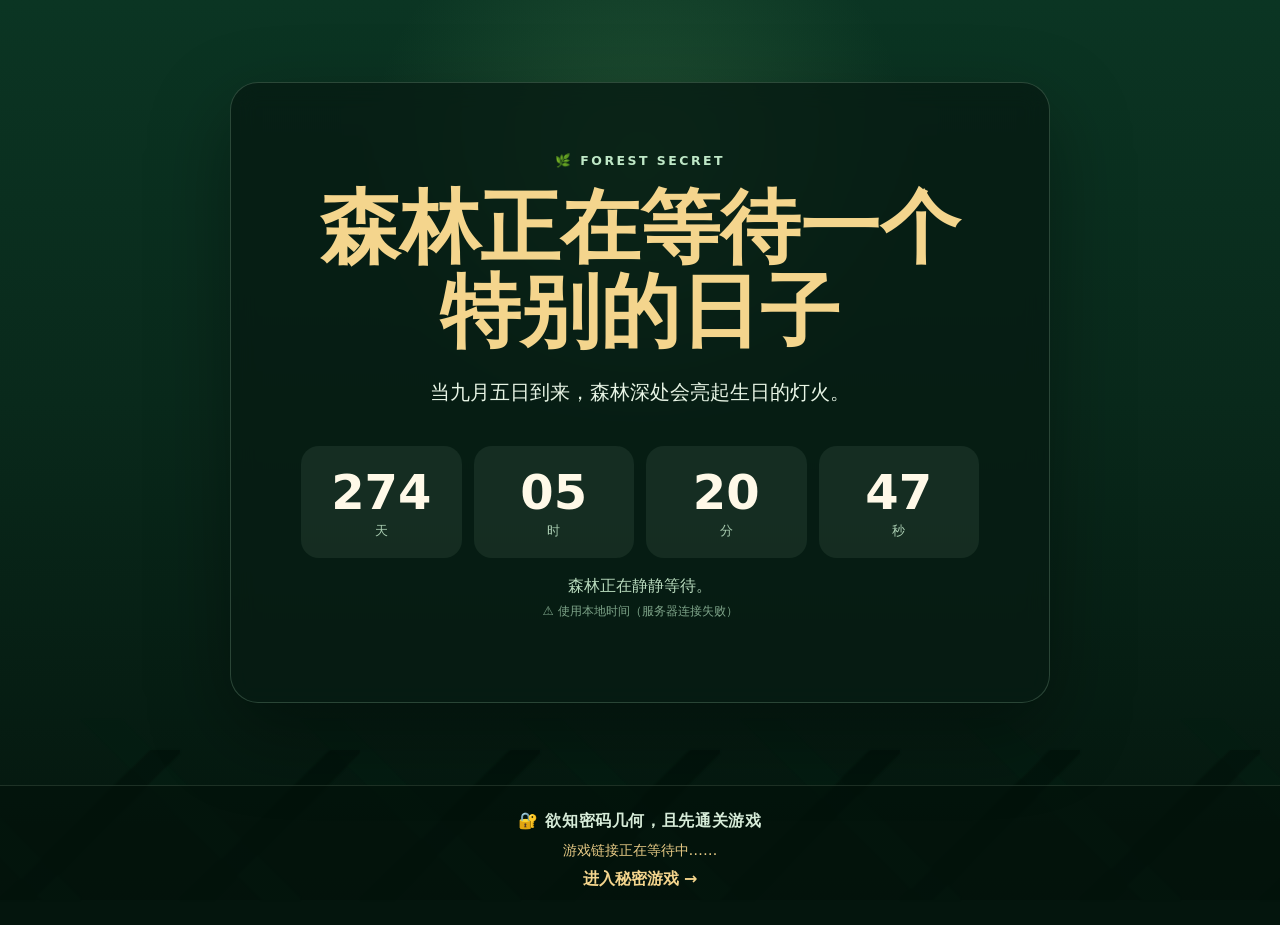
<file: index.html>
<!doctype html>
<html lang="zh-CN">
<head>
  <meta charset="utf-8">
  <meta name="viewport" content="width=device-width, initial-scale=1">
  <title>森林里的生日秘密</title>
  <link rel="stylesheet" href="style.css">
</head>
<body>
  <div class="forest-bg"></div>

  <main class="scene">
    <section id="countdownScreen" class="card">
      <div class="badge">🌿 FOREST SECRET</div>
      <h1>森林正在等待一个特别的日子</h1>
      <p class="lead">当九月五日到来，森林深处会亮起生日的灯火。</p>

      <div class="countdown" aria-live="polite">
        <div><strong id="days">--</strong><span>天</span></div>
        <div><strong id="hours">--</strong><span>时</span></div>
        <div><strong id="minutes">--</strong><span>分</span></div>
        <div><strong id="seconds">--</strong><span>秒</span></div>
      </div>

      <p id="status" class="status">正在等待时间服务器……</p>
      <p id="apiStatus" class="api-status">正在连接网络时间服务</p>

      <!-- 删除调试功能时：把下面这个 button 整行删除即可 -->
      <!-- <button id="debugBtn" class="debug-btn" type="button">
        调试：立即进入生日画面
      </button> -->
    </section>

    <section id="birthdayScreen" class="card birthday hidden">
      <div class="fireflies" aria-hidden="true">✦　·　✧　　·　✦　·　✧</div>
      <div class="badge">🎂 HAPPY BIRTHDAY</div>
      <h1>生日快乐！</h1>
      <p class="hero-text">
        愿你走过的每一片森林，都有阳光、微风与藏在树叶间的惊喜。
      </p>
      <div class="lantern">🎂</div>
      <p>今天，森林为你亮起灯火。</p>

      <!-- 删除调试功能时：这个 button 也一起删除 -->
      <!-- <button id="backBtn" class="debug-btn" type="button">
        返回倒计时（调试）
      </button> -->
    </section>
  </main>

  <footer id="secretFooter">
    <div class="secret-hint">
      <span class="secret-title">🔐 欲知密码几何，且先通关游戏</span>
      <span class="secret-loading">
        游戏链接正在等待中……
      </span>
      <!-- 生日当天 JS 才会移除 hidden，让链接出现 -->
      <a id="secretLink" class="secret-link hidden" href="game.html">
        进入秘密游戏 →
      </a>
    </div>
  </footer>

  <script src="script.js"></script>
</body>
</html>
</file>
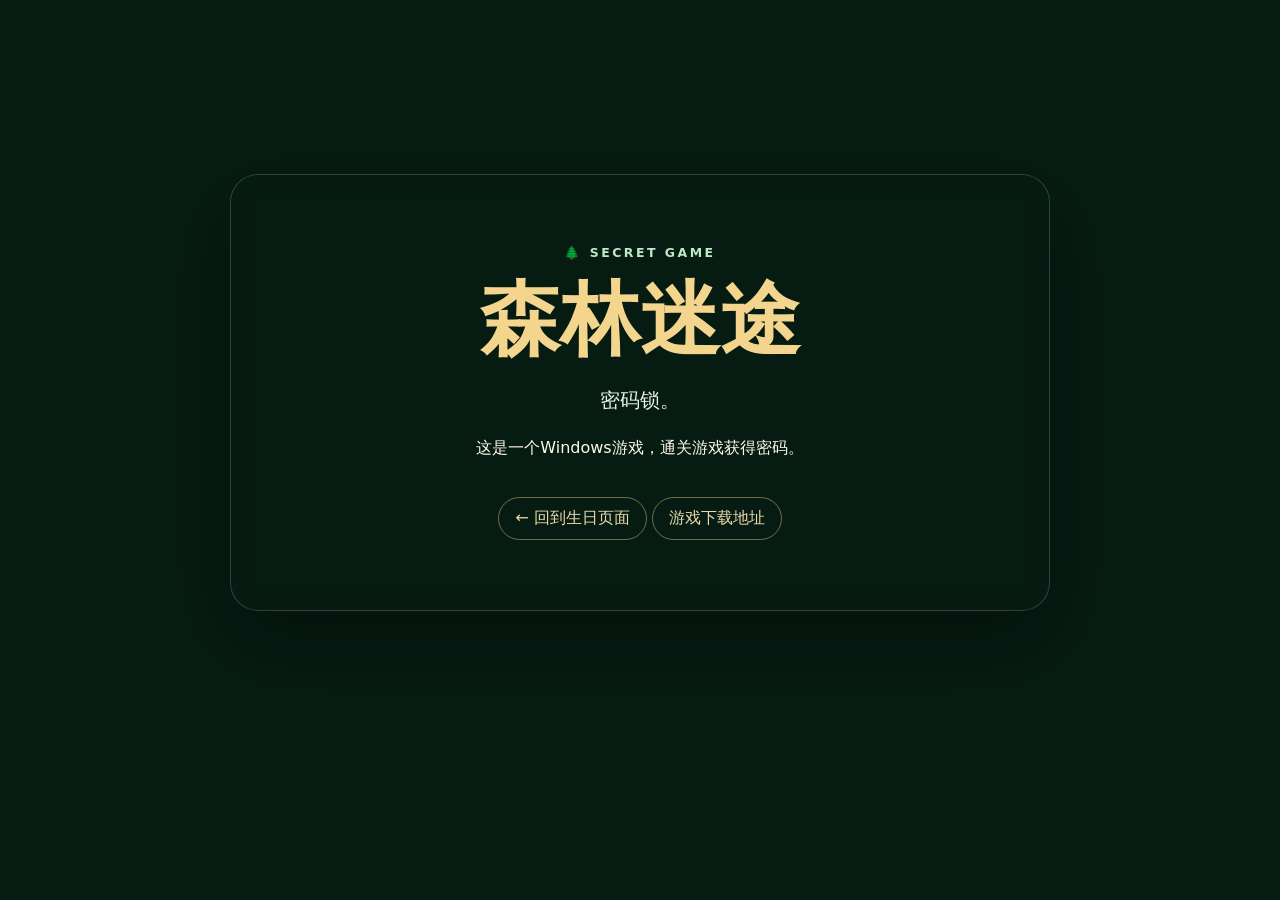
<file: game.html>
<!doctype html>
<html lang="zh-CN">
<head>
  <meta charset="utf-8">
  <meta name="viewport" content="width=device-width, initial-scale=1">
  <title>森林小游戏</title>
  <link rel="stylesheet" href="style.css">
</head>
<body>
  <main class="scene">
    <section class="card">
      <div class="badge">🌲 SECRET GAME</div>
      <h1>森林迷途</h1>
      <p class="lead">密码锁。</p>
      <p>这是一个Windows游戏，通关游戏获得密码。</p>
      <a class="debug-btn" href="index.html" style="display:inline-block;text-decoration:none">← 回到生日页面</a>
      <a class="debug-btn" href="https://qfile.qq.com/q/Fu6UEmdu8y" style="display:inline-block;text-decoration:none"> 游戏下载地址</a>
    </section>
  </main>
</body>
</html>
</file>
<file: style.css>
:root{
  --deep:#071c13;
  --forest:#0d3b27;
  --leaf:#1f6b45;
  --mint:#bfe8c7;
  --gold:#f4d58d;
  --cream:#fff9e8;
  --glass:rgba(7,28,19,.82);
}
*{box-sizing:border-box}
html,body{margin:0;min-height:100%;font-family:system-ui,-apple-system,"Segoe UI","PingFang SC","Microsoft YaHei",sans-serif}
body{color:var(--cream);background:var(--deep);overflow-x:hidden}
.forest-bg{
  position:fixed;inset:0;z-index:-2;
  background:
    radial-gradient(circle at 50% 18%,rgba(101,173,104,.25),transparent 28%),
    linear-gradient(180deg,#0b3523 0%,#09291b 45%,#04150d 100%);
}
.forest-bg:before,.forest-bg:after{
  content:"";position:absolute;inset:auto 0 0;height:48%;
  background:
    linear-gradient(135deg,transparent 45%,rgba(3,20,12,.9) 46% 55%,transparent 56%) 0 100%/180px 150px repeat-x,
    linear-gradient(45deg,transparent 45%,rgba(5,29,18,.95) 46% 55%,transparent 56%) 80px 100%/220px 180px repeat-x;
  opacity:.9;
}
.forest-bg:after{height:72%;opacity:.28;filter:blur(1px)}
.scene{min-height:calc(100vh - 115px);display:grid;place-items:center;padding:40px 18px}
.card{
  width:min(820px,94vw);padding:clamp(30px,6vw,70px);text-align:center;
  border:1px solid rgba(191,232,199,.2);border-radius:28px;
  background:var(--glass);backdrop-filter:blur(12px);
  box-shadow:0 30px 80px rgba(0,0,0,.35);
}
.badge{letter-spacing:.2em;color:var(--mint);font-size:.78rem;font-weight:700}
h1{font-family:Georgia,"Times New Roman",serif;font-size:clamp(2.2rem,7vw,5rem);line-height:1.05;margin:18px 0;color:var(--gold)}
.lead,.hero-text{font-size:clamp(1rem,2vw,1.25rem);line-height:1.8;color:#e7f4e5}
.countdown{display:grid;grid-template-columns:repeat(4,1fr);gap:12px;margin:36px 0 18px}
.countdown div{padding:18px 8px;border-radius:18px;background:rgba(191,232,199,.08)}
.countdown strong{display:block;font-size:clamp(1.8rem,5vw,3rem);color:var(--cream)}
.countdown span{font-size:.8rem;color:#a9cdb1}
.status{min-height:1.4em;color:#b7d9bc;margin-bottom:5px}
.api-status{font-size:.78rem;color:#7fa58a;margin-top:0}
.debug-btn{
  margin-top:22px;padding:10px 16px;border:1px solid rgba(244,213,141,.45);
  border-radius:999px;background:transparent;color:#e9d9ac;cursor:pointer;
}
.debug-btn:hover{background:rgba(244,213,141,.1)}
.hidden{display:none!important}
.birthday{position:relative;overflow:hidden}
.lantern{font-size:5rem;margin:18px 0;animation:float 2.8s ease-in-out infinite}
.fireflies{color:var(--gold);font-size:2rem;letter-spacing:1rem;animation:twinkle 1.5s infinite alternate}
footer{
  padding:25px 18px 35px;
  text-align:center;
  background:rgba(3,18,11,.68);
  border-top:1px solid rgba(191,232,199,.14);
}
.secret-hint{
  display:flex;
  flex-direction:column;
  align-items:center;
  gap:9px;
  font-size:1rem;
}
.secret-title{
  color:#d7ecd9;
  font-weight:700;
  letter-spacing:.04em;
}
.secret-loading{
  color:var(--gold);
  font-size:.9rem;
  opacity:.95;
}
.secret-link{
  color:var(--gold);
  text-decoration:none;
  font-weight:800;
  font-size:1rem;
}
.secret-link:hover{text-decoration:underline}
@keyframes float{50%{transform:translateY(-10px)}}
@keyframes twinkle{from{opacity:.25;transform:translateY(3px)}to{opacity:1;transform:translateY(-3px)}}
@media(max-width:560px){
  .countdown{grid-template-columns:repeat(2,1fr)}
  footer{line-height:1.6}
}
</file>
